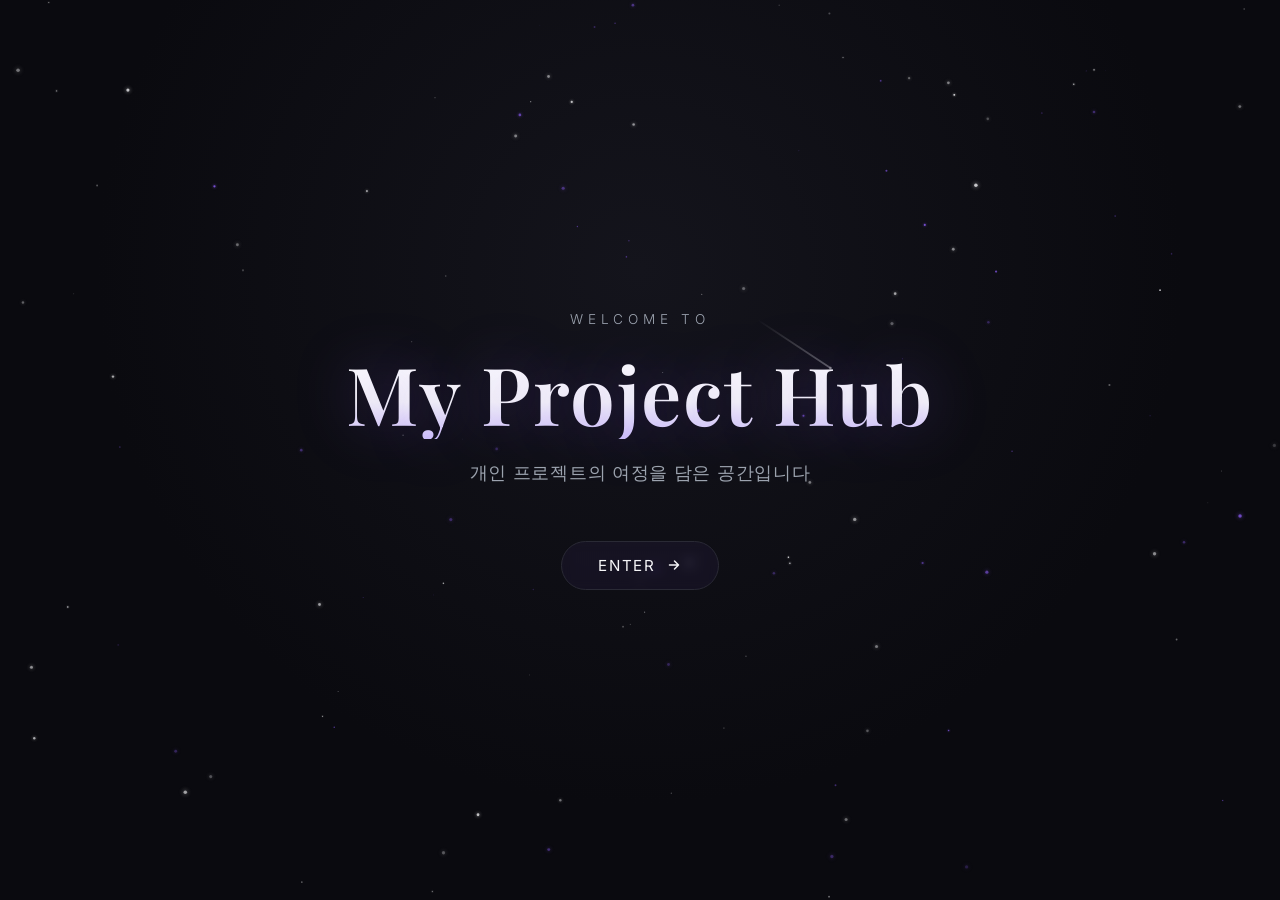
<file: index.html>
<!DOCTYPE html>
<html lang="ko">
<head>
<meta charset="UTF-8" />
<meta name="viewport" content="width=device-width, initial-scale=1.0" />
<title>My Project Hub</title>
<link rel="stylesheet" href="styles.css" />
<link rel="preconnect" href="https://fonts.googleapis.com" />
<link rel="preconnect" href="https://fonts.gstatic.com" crossorigin />
<link href="https://fonts.googleapis.com/css2?family=Playfair+Display:wght@500;600;700&family=Inter:wght@300;400;500&display=swap" rel="stylesheet" />
</head>
<body class="intro-page">
  <canvas id="particles"></canvas>

  <main class="intro">
    <p class="intro__eyebrow">Welcome to</p>
    <h1 class="intro__title">My Project Hub</h1>
    <p class="intro__subtitle">개인 프로젝트의 여정을 담은 공간입니다</p>
    <a href="projects.html" class="enter-btn">
      <span>Enter</span>
      <svg class="enter-btn__icon" width="16" height="16" viewBox="0 0 16 16" fill="none" xmlns="http://www.w3.org/2000/svg">
        <path d="M3.5 8H12.5M12.5 8L8.5 4M12.5 8L8.5 12" stroke="currentColor" stroke-width="1.5" stroke-linecap="round" stroke-linejoin="round"/>
      </svg>
    </a>
  </main>

  <script src="script.js"></script>
</body>
</html>
</file>
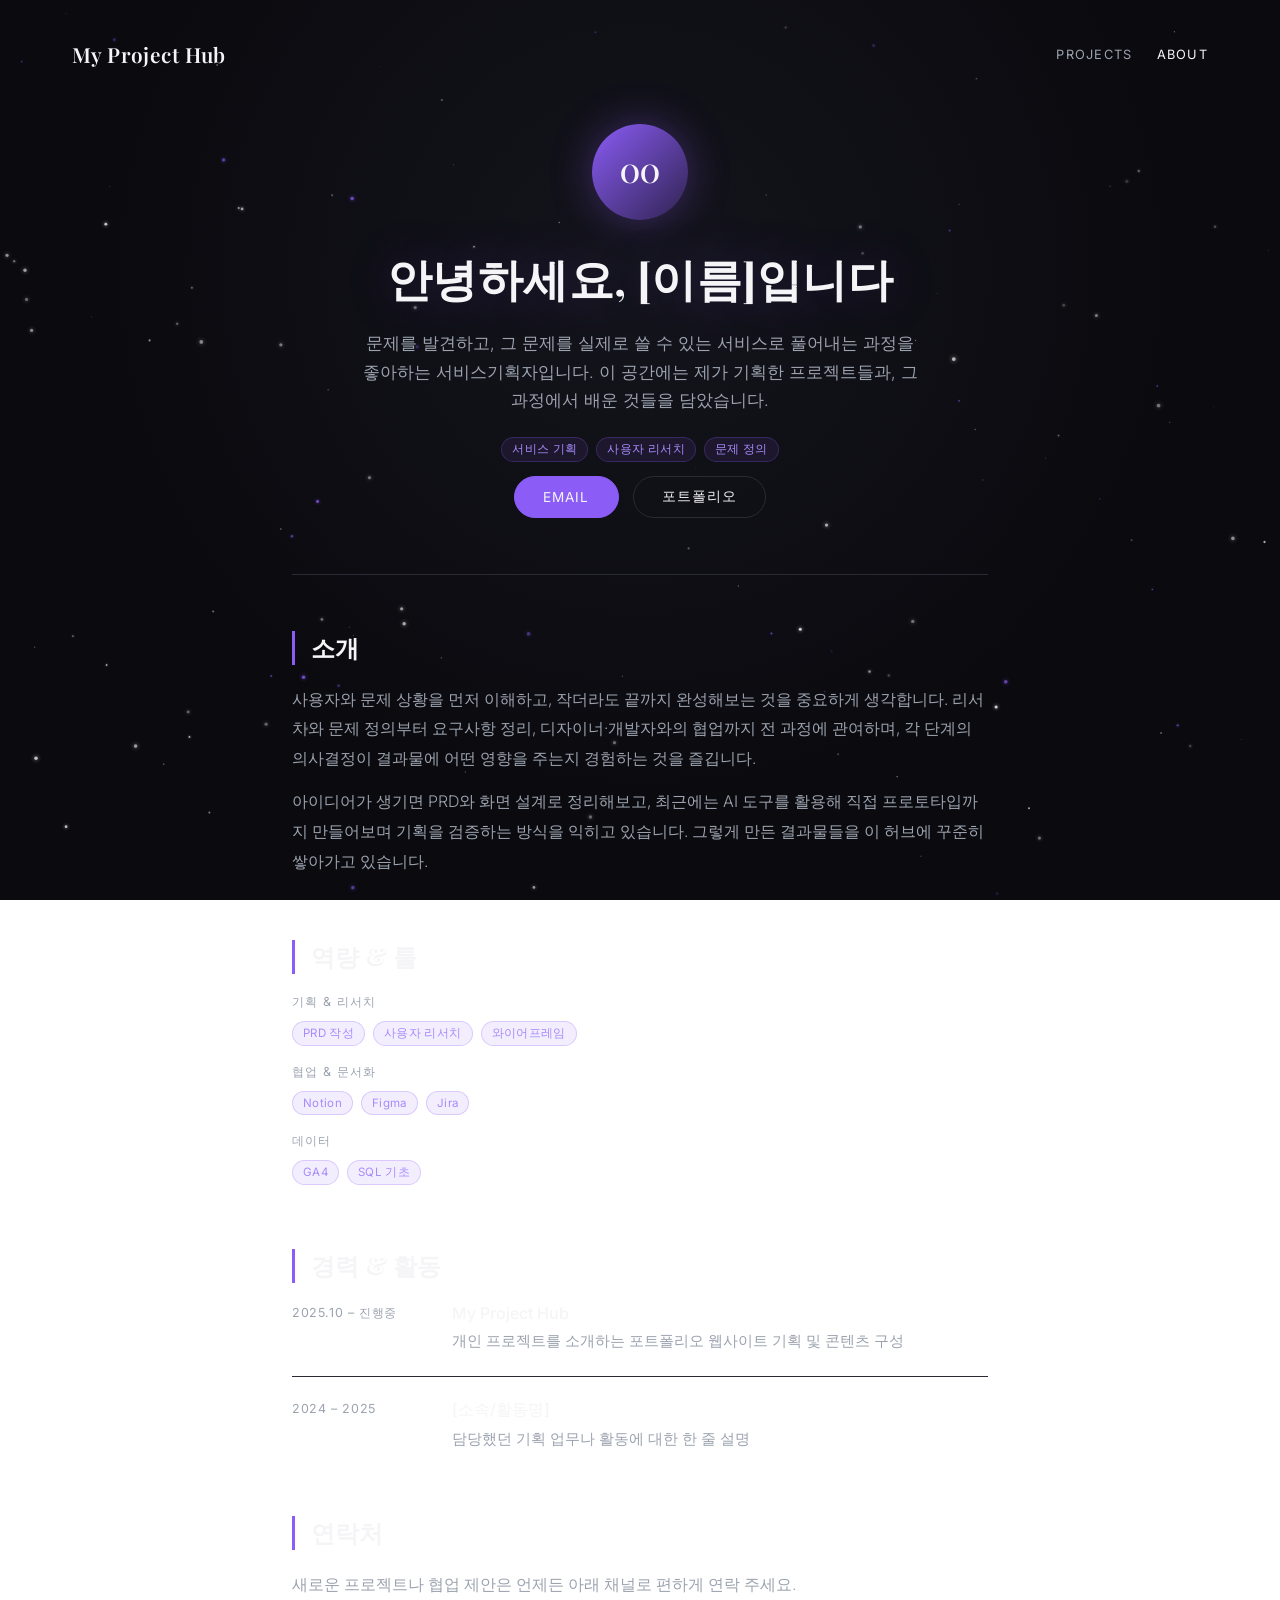
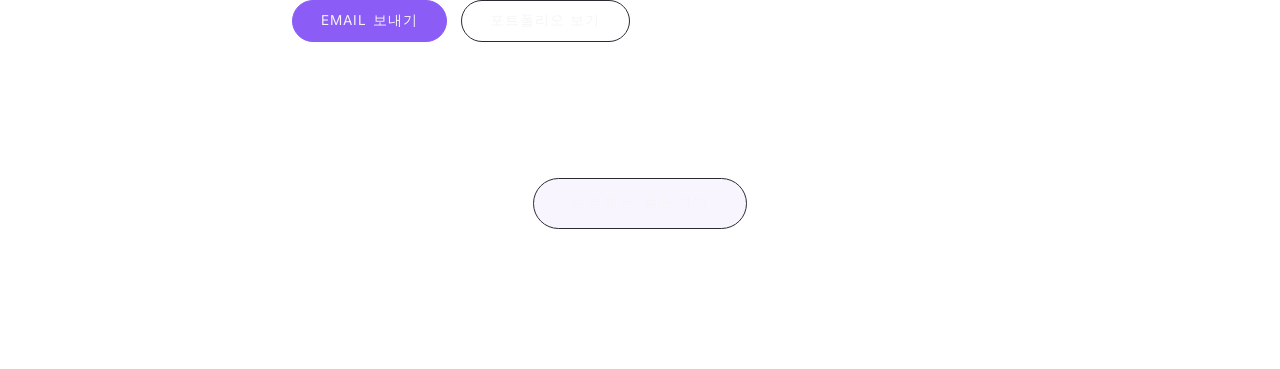
<file: about.html>
<!DOCTYPE html>
<html lang="ko">
<head>
<meta charset="UTF-8" />
<meta name="viewport" content="width=device-width, initial-scale=1.0" />
<title>About — My Project Hub</title>
<link rel="stylesheet" href="styles.css" />
<link rel="preconnect" href="https://fonts.googleapis.com" />
<link rel="preconnect" href="https://fonts.gstatic.com" crossorigin />
<link href="https://fonts.googleapis.com/css2?family=Playfair+Display:wght@500;600;700&family=Inter:wght@300;400;500&display=swap" rel="stylesheet" />
</head>
<body>
  <canvas id="particles"></canvas>

  <header class="site-header">
    <a href="index.html" class="site-header__logo">My Project Hub</a>
    <nav class="site-header__nav">
      <a href="projects.html" class="site-header__nav-link">Projects</a>
      <a href="about.html" class="site-header__nav-link site-header__nav-link--active">About</a>
    </nav>
  </header>

  <main class="about-page">
    <div class="about-hero">
      <div class="about-avatar">OO</div>
      <h1 class="about-hero__title">안녕하세요, [이름]입니다</h1>
      <p class="about-hero__desc">
        문제를 발견하고, 그 문제를 실제로 쓸 수 있는 서비스로 풀어내는 과정을 좋아하는
        서비스기획자입니다. 이 공간에는 제가 기획한 프로젝트들과, 그 과정에서 배운 것들을 담았습니다.
      </p>
      <div class="detail-hero__tags">
        <span class="tag">서비스 기획</span>
        <span class="tag">사용자 리서치</span>
        <span class="tag">문제 정의</span>
      </div>
      <div class="detail-hero__links">
        <a href="mailto:you@example.com" class="detail-link detail-link--primary">Email</a>
        <a href="#" class="detail-link">포트폴리오</a>
      </div>
    </div>

    <section class="detail-section">
      <h2 class="detail-section__title">소개</h2>
      <p class="detail-section__body">
        사용자와 문제 상황을 먼저 이해하고, 작더라도 끝까지 완성해보는 것을 중요하게
        생각합니다. 리서치와 문제 정의부터 요구사항 정리, 디자이너·개발자와의 협업까지
        전 과정에 관여하며, 각 단계의 의사결정이 결과물에 어떤 영향을 주는지 경험하는
        것을 즐깁니다.
      </p>
      <p class="detail-section__body">
        아이디어가 생기면 PRD와 화면 설계로 정리해보고, 최근에는 AI 도구를 활용해
        직접 프로토타입까지 만들어보며 기획을 검증하는 방식을 익히고 있습니다.
        그렇게 만든 결과물들을 이 허브에 꾸준히 쌓아가고 있습니다.
      </p>
    </section>

    <section class="detail-section">
      <h2 class="detail-section__title">역량 &amp; 툴</h2>
      <div class="stack-group">
        <div class="stack-group__label">기획 &amp; 리서치</div>
        <div class="stack-group__tags">
          <span class="tag">PRD 작성</span>
          <span class="tag">사용자 리서치</span>
          <span class="tag">와이어프레임</span>
        </div>
      </div>
      <div class="stack-group">
        <div class="stack-group__label">협업 &amp; 문서화</div>
        <div class="stack-group__tags">
          <span class="tag">Notion</span>
          <span class="tag">Figma</span>
          <span class="tag">Jira</span>
        </div>
      </div>
      <div class="stack-group">
        <div class="stack-group__label">데이터</div>
        <div class="stack-group__tags">
          <span class="tag">GA4</span>
          <span class="tag">SQL 기초</span>
        </div>
      </div>
    </section>

    <section class="detail-section">
      <h2 class="detail-section__title">경력 &amp; 활동</h2>
      <ul class="timeline">
        <li class="timeline__item">
          <span class="timeline__period">2025.10 – 진행중</span>
          <div class="timeline__body">
            <strong>My Project Hub</strong>
            <p>개인 프로젝트를 소개하는 포트폴리오 웹사이트 기획 및 콘텐츠 구성</p>
          </div>
        </li>
        <li class="timeline__item">
          <span class="timeline__period">2024 – 2025</span>
          <div class="timeline__body">
            <strong>[소속/활동명]</strong>
            <p>담당했던 기획 업무나 활동에 대한 한 줄 설명</p>
          </div>
        </li>
      </ul>
    </section>

    <section class="detail-section">
      <h2 class="detail-section__title">연락처</h2>
      <p class="detail-section__body">
        새로운 프로젝트나 협업 제안은 언제든 아래 채널로 편하게 연락 주세요.
      </p>
      <div class="detail-hero__links" style="justify-content:flex-start;">
        <a href="mailto:you@example.com" class="detail-link detail-link--primary">Email 보내기</a>
        <a href="#" class="detail-link">포트폴리오 보기</a>
      </div>
    </section>

    <div class="detail-footer-nav">
      <a href="projects.html" class="enter-btn" style="animation:none; opacity:1;">
        <span>프로젝트 보러가기</span>
      </a>
    </div>
  </main>

  <script src="script.js"></script>
</body>
</html>
</file>
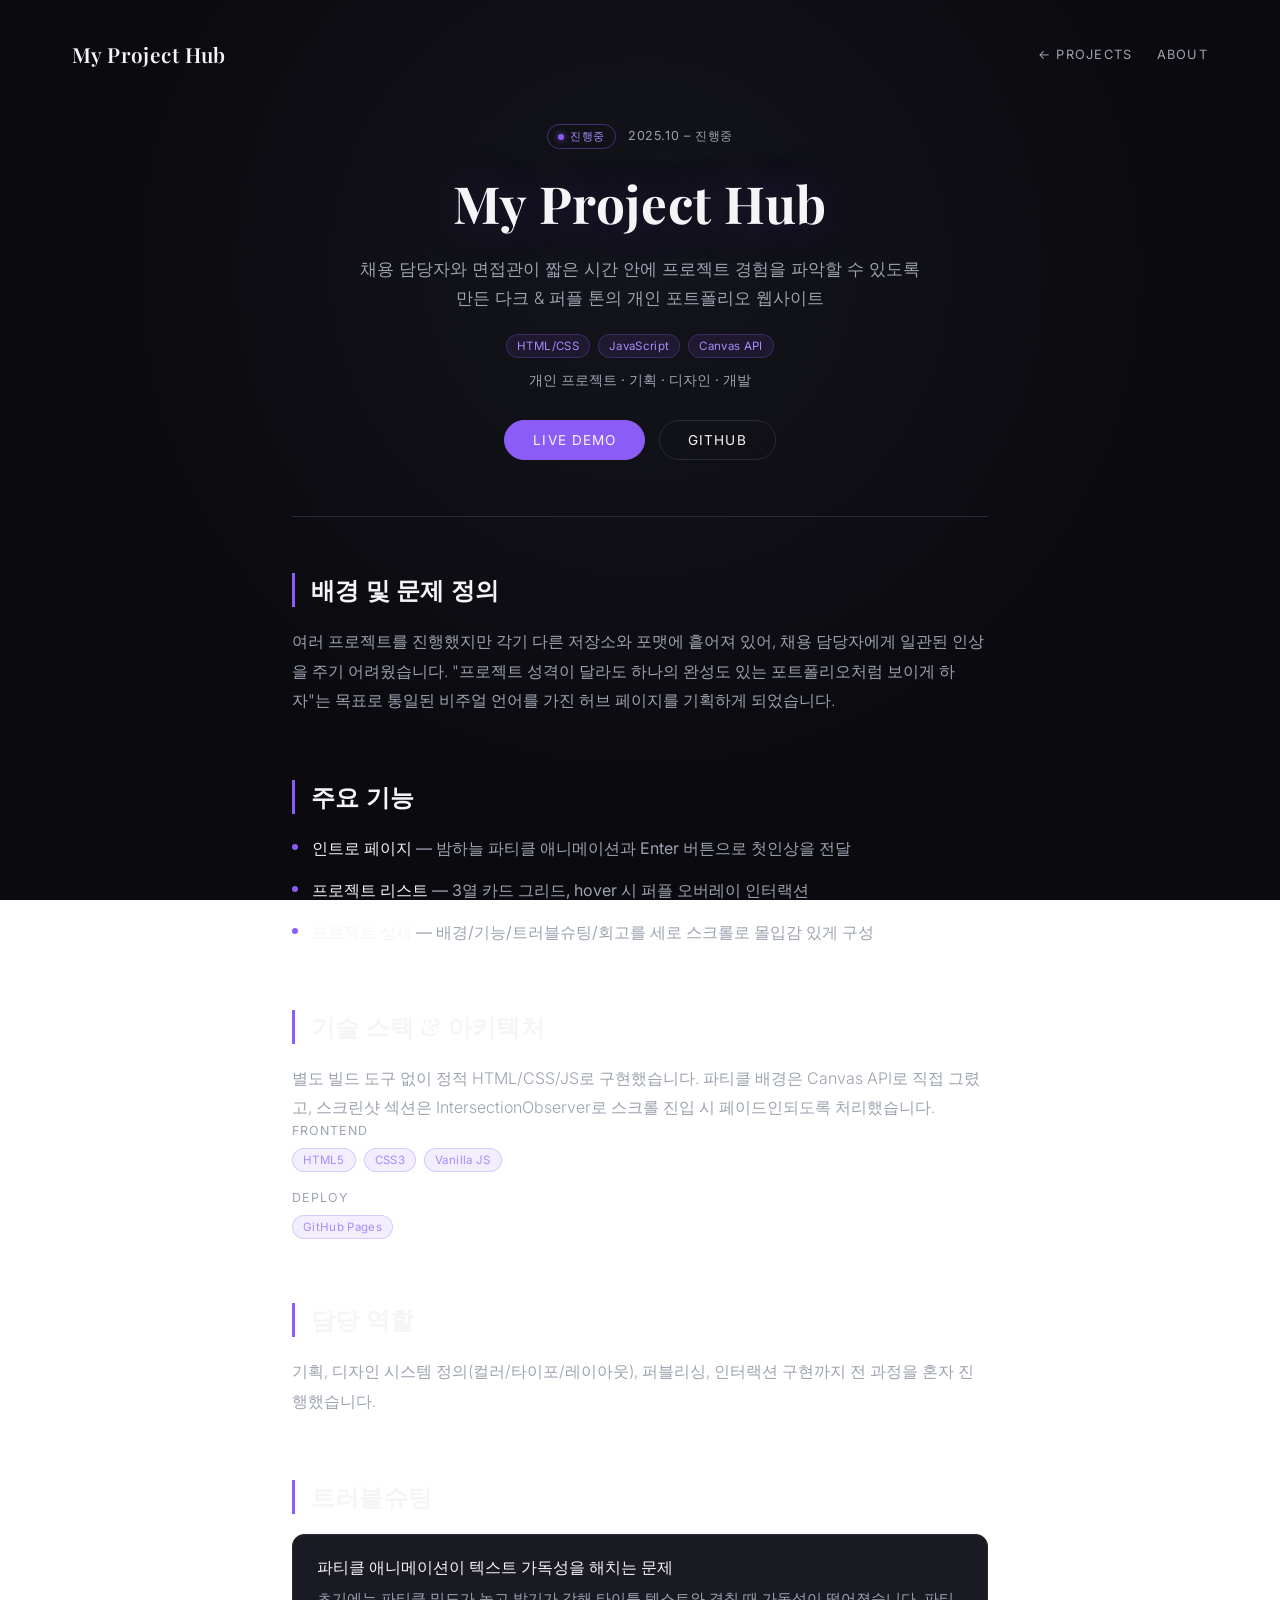
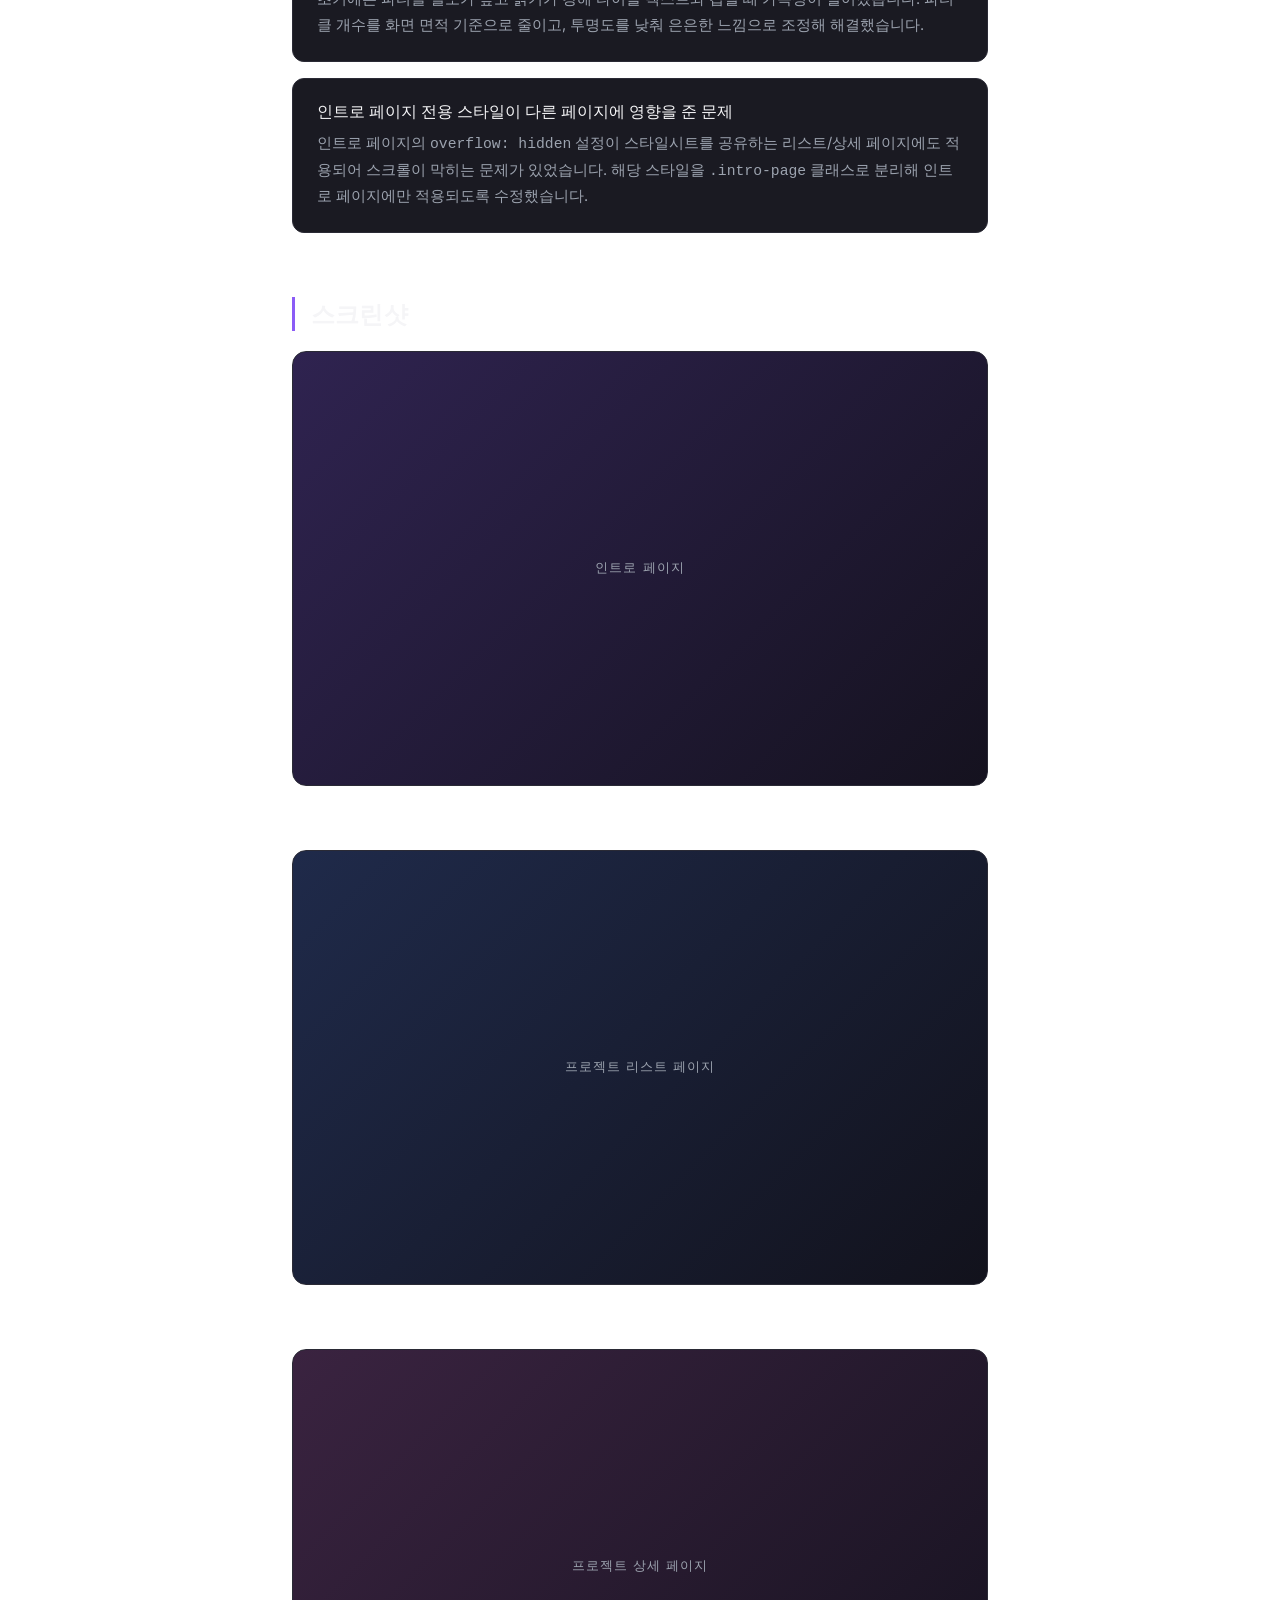
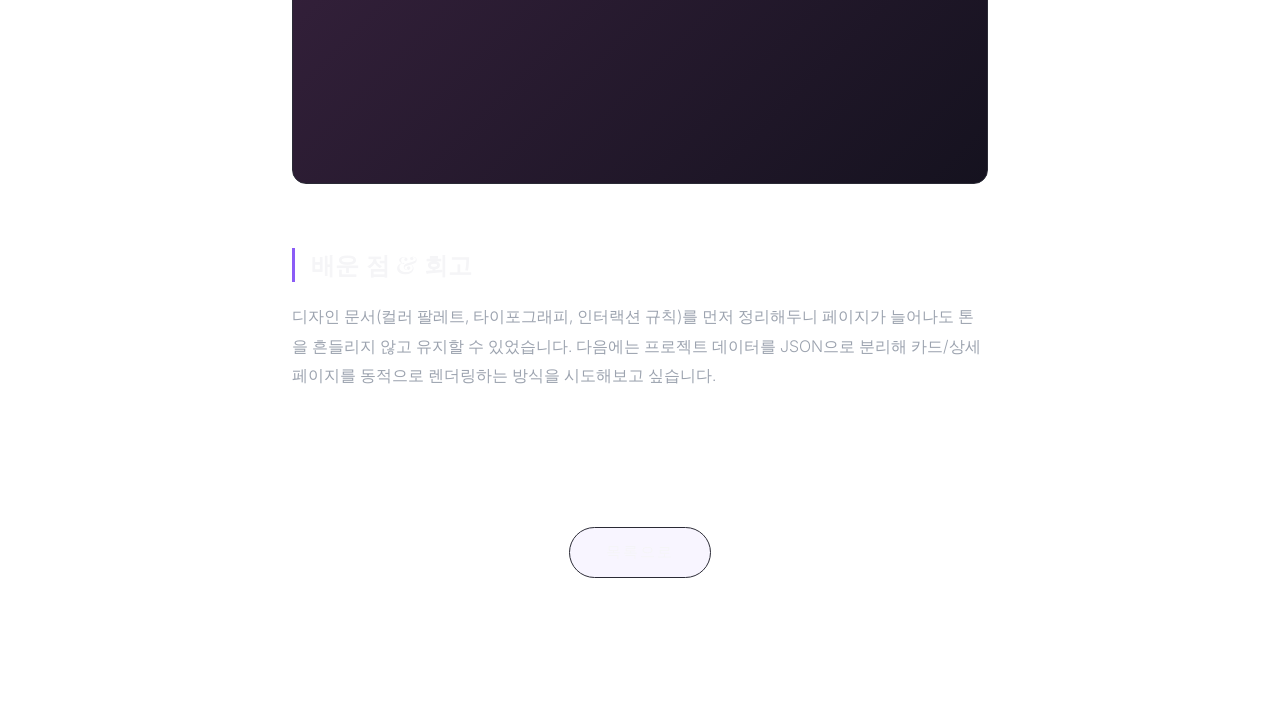
<file: project-detail.html>
<!DOCTYPE html>
<html lang="ko">
<head>
<meta charset="UTF-8" />
<meta name="viewport" content="width=device-width, initial-scale=1.0" />
<title>My Project Hub — Project Detail</title>
<link rel="stylesheet" href="styles.css" />
<link rel="preconnect" href="https://fonts.googleapis.com" />
<link rel="preconnect" href="https://fonts.gstatic.com" crossorigin />
<link href="https://fonts.googleapis.com/css2?family=Playfair+Display:wght@500;600;700&family=Inter:wght@300;400;500&display=swap" rel="stylesheet" />
</head>
<body>
  <header class="site-header">
    <a href="index.html" class="site-header__logo">My Project Hub</a>
    <nav class="site-header__nav">
      <a href="projects.html" class="site-header__nav-link">← Projects</a>
      <a href="about.html" class="site-header__nav-link">About</a>
    </nav>
  </header>

  <main class="detail-page">
    <div class="detail-hero">
      <div class="detail-hero__meta">
        <span class="status-badge status-badge--progress">진행중</span>
        <span class="detail-hero__period">2025.10 – 진행중</span>
      </div>
      <h1 class="detail-hero__title">My Project Hub</h1>
      <p class="detail-hero__desc">
        채용 담당자와 면접관이 짧은 시간 안에 프로젝트 경험을 파악할 수 있도록 만든
        다크 &amp; 퍼플 톤의 개인 포트폴리오 웹사이트
      </p>
      <div class="detail-hero__tags">
        <span class="tag">HTML/CSS</span>
        <span class="tag">JavaScript</span>
        <span class="tag">Canvas API</span>
      </div>
      <p class="detail-hero__role">개인 프로젝트 · 기획 · 디자인 · 개발</p>
      <div class="detail-hero__links">
        <a href="https://kkujunhi.vercel.app/" class="detail-link detail-link--primary" target="_blank" rel="noopener">Live Demo</a>
        <a href="https://github.com/exploreksy/project-hub" class="detail-link" target="_blank" rel="noopener">GitHub</a>
      </div>
    </div>

    <section class="detail-section">
      <h2 class="detail-section__title">배경 및 문제 정의</h2>
      <p class="detail-section__body">
        여러 프로젝트를 진행했지만 각기 다른 저장소와 포맷에 흩어져 있어, 채용 담당자에게
        일관된 인상을 주기 어려웠습니다. "프로젝트 성격이 달라도 하나의 완성도 있는
        포트폴리오처럼 보이게 하자"는 목표로 통일된 비주얼 언어를 가진 허브 페이지를
        기획하게 되었습니다.
      </p>
    </section>

    <section class="detail-section">
      <h2 class="detail-section__title">주요 기능</h2>
      <ul class="feature-list">
        <li><strong>인트로 페이지</strong> — 밤하늘 파티클 애니메이션과 Enter 버튼으로 첫인상을 전달</li>
        <li><strong>프로젝트 리스트</strong> — 3열 카드 그리드, hover 시 퍼플 오버레이 인터랙션</li>
        <li><strong>프로젝트 상세</strong> — 배경/기능/트러블슈팅/회고를 세로 스크롤로 몰입감 있게 구성</li>
      </ul>
    </section>

    <section class="detail-section">
      <h2 class="detail-section__title">기술 스택 &amp; 아키텍처</h2>
      <p class="detail-section__body">
        별도 빌드 도구 없이 정적 HTML/CSS/JS로 구현했습니다. 파티클 배경은 Canvas API로
        직접 그렸고, 스크린샷 섹션은 IntersectionObserver로 스크롤 진입 시 페이드인되도록
        처리했습니다.
      </p>
      <div class="stack-group">
        <div class="stack-group__label">Frontend</div>
        <div class="stack-group__tags">
          <span class="tag">HTML5</span>
          <span class="tag">CSS3</span>
          <span class="tag">Vanilla JS</span>
        </div>
      </div>
      <div class="stack-group">
        <div class="stack-group__label">Deploy</div>
        <div class="stack-group__tags">
          <span class="tag">GitHub Pages</span>
        </div>
      </div>
    </section>

    <section class="detail-section">
      <h2 class="detail-section__title">담당 역할</h2>
      <p class="detail-section__body">
        기획, 디자인 시스템 정의(컬러/타이포/레이아웃), 퍼블리싱, 인터랙션 구현까지
        전 과정을 혼자 진행했습니다.
      </p>
    </section>

    <section class="detail-section">
      <h2 class="detail-section__title">트러블슈팅</h2>
      <div class="trouble-item">
        <div class="trouble-item__title">파티클 애니메이션이 텍스트 가독성을 해치는 문제</div>
        <div class="trouble-item__body">
          초기에는 파티클 밀도가 높고 밝기가 강해 타이틀 텍스트와 겹칠 때 가독성이
          떨어졌습니다. 파티클 개수를 화면 면적 기준으로 줄이고, 투명도를 낮춰 은은한
          느낌으로 조정해 해결했습니다.
        </div>
      </div>
      <div class="trouble-item">
        <div class="trouble-item__title">인트로 페이지 전용 스타일이 다른 페이지에 영향을 준 문제</div>
        <div class="trouble-item__body">
          인트로 페이지의 <code>overflow: hidden</code> 설정이 스타일시트를 공유하는
          리스트/상세 페이지에도 적용되어 스크롤이 막히는 문제가 있었습니다.
          해당 스타일을 <code>.intro-page</code> 클래스로 분리해 인트로 페이지에만
          적용되도록 수정했습니다.
        </div>
      </div>
    </section>

    <section class="detail-section detail-section--screenshots">
      <h2 class="detail-section__title">스크린샷</h2>
      <div class="screenshot-list">
        <div class="screenshot reveal" style="--thumb-a:#2f2350; --thumb-b:#15121f;">인트로 페이지</div>
        <div class="screenshot reveal" style="--thumb-a:#1f2a4a; --thumb-b:#12121c;">프로젝트 리스트 페이지</div>
        <div class="screenshot reveal" style="--thumb-a:#3a2340; --thumb-b:#15121f;">프로젝트 상세 페이지</div>
      </div>
    </section>

    <section class="detail-section">
      <h2 class="detail-section__title">배운 점 &amp; 회고</h2>
      <p class="detail-section__body">
        디자인 문서(컬러 팔레트, 타이포그래피, 인터랙션 규칙)를 먼저 정리해두니
        페이지가 늘어나도 톤을 흔들리지 않고 유지할 수 있었습니다. 다음에는
        프로젝트 데이터를 JSON으로 분리해 카드/상세 페이지를 동적으로 렌더링하는
        방식을 시도해보고 싶습니다.
      </p>
    </section>

    <div class="detail-footer-nav">
      <a href="projects.html" class="enter-btn" style="animation:none; opacity:1;">
        <span>목록으로</span>
      </a>
    </div>
  </main>

  <script src="detail.js"></script>
</body>
</html>
</file>
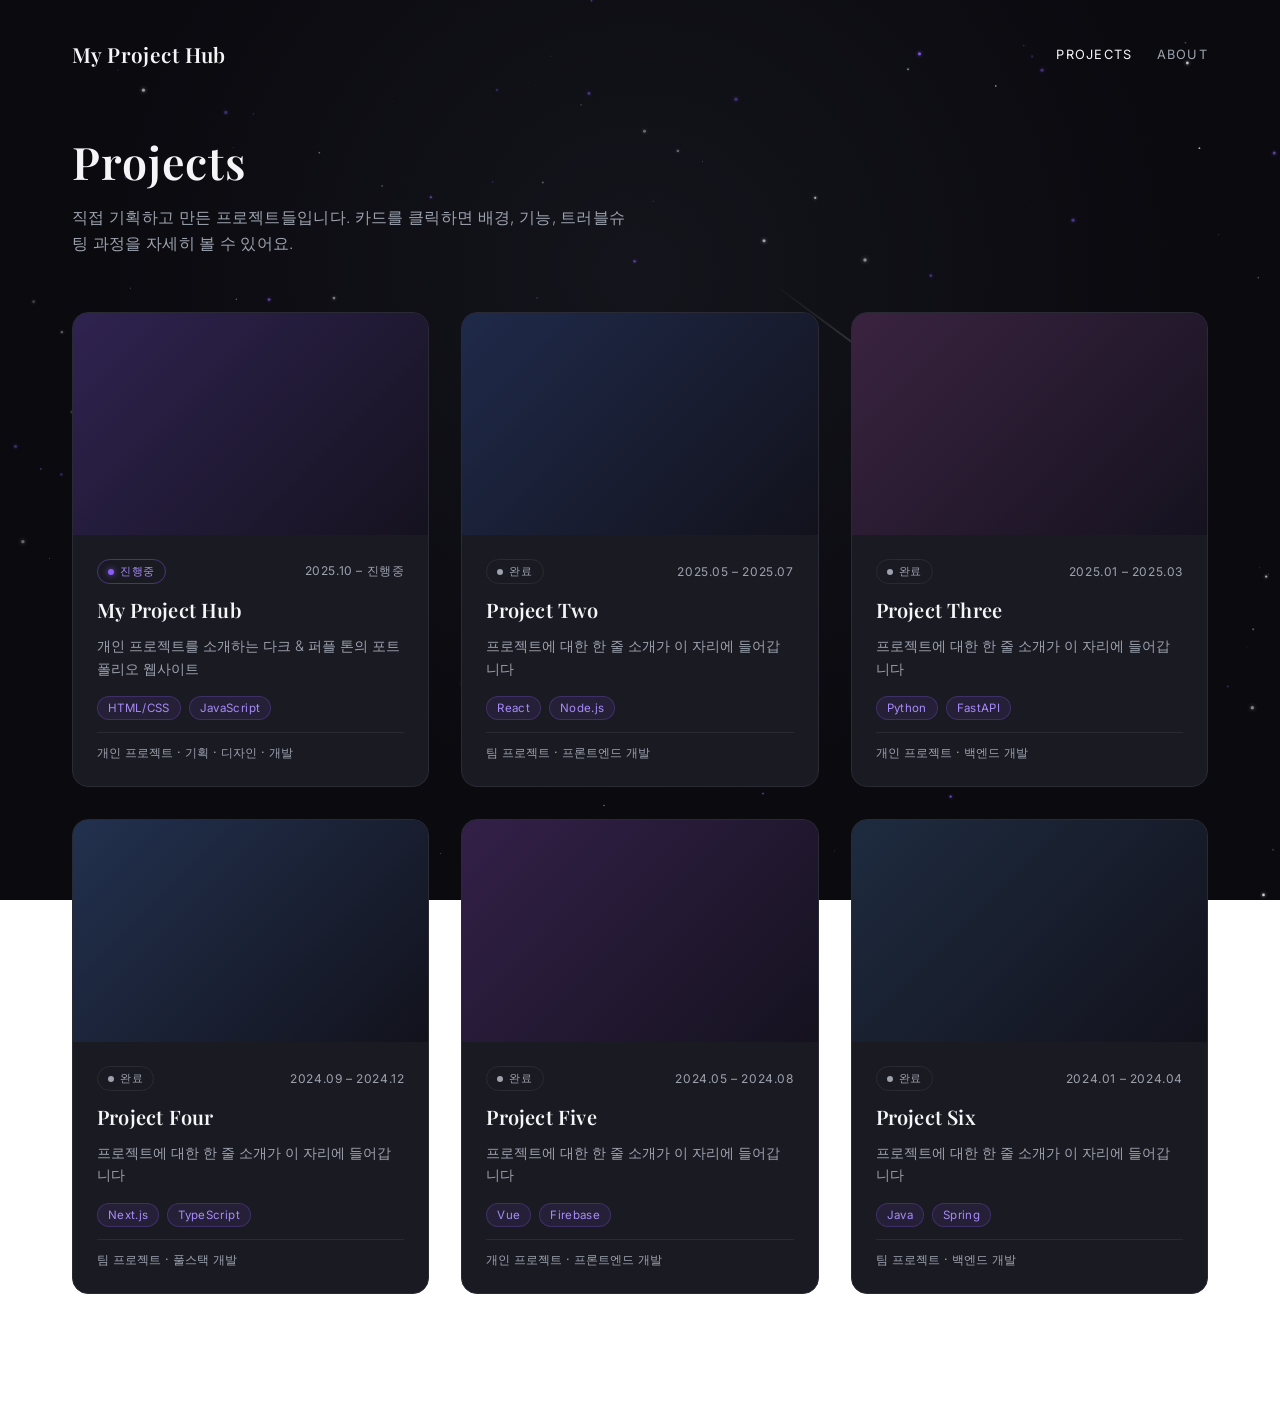
<file: projects.html>
<!DOCTYPE html>
<html lang="ko">
<head>
<meta charset="UTF-8" />
<meta name="viewport" content="width=device-width, initial-scale=1.0" />
<title>Projects — My Project Hub</title>
<link rel="stylesheet" href="styles.css" />
<link rel="preconnect" href="https://fonts.googleapis.com" />
<link rel="preconnect" href="https://fonts.gstatic.com" crossorigin />
<link href="https://fonts.googleapis.com/css2?family=Playfair+Display:wght@500;600;700&family=Inter:wght@300;400;500&display=swap" rel="stylesheet" />
</head>
<body>
  <canvas id="particles"></canvas>

  <header class="site-header">
    <a href="index.html" class="site-header__logo">My Project Hub</a>
    <nav class="site-header__nav">
      <a href="projects.html" class="site-header__nav-link site-header__nav-link--active">Projects</a>
      <a href="about.html" class="site-header__nav-link">About</a>
    </nav>
  </header>

  <main class="projects-page">
    <h1 class="projects-page__heading">Projects</h1>
    <p class="projects-page__subheading">
      직접 기획하고 만든 프로젝트들입니다. 카드를 클릭하면 배경, 기능, 트러블슈팅 과정을 자세히 볼 수 있어요.
    </p>

    <div class="project-grid">
      <a href="project-detail.html?id=1" class="project-card">
        <div class="project-card__thumb" style="--thumb-a:#2f2350; --thumb-b:#15121f;">
          <div class="project-card__overlay"></div>
        </div>
        <div class="project-card__body">
          <div class="project-card__meta-top">
            <span class="status-badge status-badge--progress">진행중</span>
            <span class="project-card__period">2025.10 – 진행중</span>
          </div>
          <h3 class="project-card__title">My Project Hub</h3>
          <p class="project-card__desc">개인 프로젝트를 소개하는 다크 & 퍼플 톤의 포트폴리오 웹사이트</p>
          <div class="project-card__tags">
            <span class="tag">HTML/CSS</span>
            <span class="tag">JavaScript</span>
          </div>
          <p class="project-card__role">개인 프로젝트 · 기획 · 디자인 · 개발</p>
        </div>
      </a>

      <a href="project-detail.html?id=2" class="project-card">
        <div class="project-card__thumb" style="--thumb-a:#1f2a4a; --thumb-b:#12121c;">
          <div class="project-card__overlay"></div>
        </div>
        <div class="project-card__body">
          <div class="project-card__meta-top">
            <span class="status-badge">완료</span>
            <span class="project-card__period">2025.05 – 2025.07</span>
          </div>
          <h3 class="project-card__title">Project Two</h3>
          <p class="project-card__desc">프로젝트에 대한 한 줄 소개가 이 자리에 들어갑니다</p>
          <div class="project-card__tags">
            <span class="tag">React</span>
            <span class="tag">Node.js</span>
          </div>
          <p class="project-card__role">팀 프로젝트 · 프론트엔드 개발</p>
        </div>
      </a>

      <a href="project-detail.html?id=3" class="project-card">
        <div class="project-card__thumb" style="--thumb-a:#3a2340; --thumb-b:#15121f;">
          <div class="project-card__overlay"></div>
        </div>
        <div class="project-card__body">
          <div class="project-card__meta-top">
            <span class="status-badge">완료</span>
            <span class="project-card__period">2025.01 – 2025.03</span>
          </div>
          <h3 class="project-card__title">Project Three</h3>
          <p class="project-card__desc">프로젝트에 대한 한 줄 소개가 이 자리에 들어갑니다</p>
          <div class="project-card__tags">
            <span class="tag">Python</span>
            <span class="tag">FastAPI</span>
          </div>
          <p class="project-card__role">개인 프로젝트 · 백엔드 개발</p>
        </div>
      </a>

      <a href="project-detail.html?id=4" class="project-card">
        <div class="project-card__thumb" style="--thumb-a:#22314f; --thumb-b:#12121c;">
          <div class="project-card__overlay"></div>
        </div>
        <div class="project-card__body">
          <div class="project-card__meta-top">
            <span class="status-badge">완료</span>
            <span class="project-card__period">2024.09 – 2024.12</span>
          </div>
          <h3 class="project-card__title">Project Four</h3>
          <p class="project-card__desc">프로젝트에 대한 한 줄 소개가 이 자리에 들어갑니다</p>
          <div class="project-card__tags">
            <span class="tag">Next.js</span>
            <span class="tag">TypeScript</span>
          </div>
          <p class="project-card__role">팀 프로젝트 · 풀스택 개발</p>
        </div>
      </a>

      <a href="project-detail.html?id=5" class="project-card">
        <div class="project-card__thumb" style="--thumb-a:#332048; --thumb-b:#15121f;">
          <div class="project-card__overlay"></div>
        </div>
        <div class="project-card__body">
          <div class="project-card__meta-top">
            <span class="status-badge">완료</span>
            <span class="project-card__period">2024.05 – 2024.08</span>
          </div>
          <h3 class="project-card__title">Project Five</h3>
          <p class="project-card__desc">프로젝트에 대한 한 줄 소개가 이 자리에 들어갑니다</p>
          <div class="project-card__tags">
            <span class="tag">Vue</span>
            <span class="tag">Firebase</span>
          </div>
          <p class="project-card__role">개인 프로젝트 · 프론트엔드 개발</p>
        </div>
      </a>

      <a href="project-detail.html?id=6" class="project-card">
        <div class="project-card__thumb" style="--thumb-a:#1e2b3f; --thumb-b:#12121c;">
          <div class="project-card__overlay"></div>
        </div>
        <div class="project-card__body">
          <div class="project-card__meta-top">
            <span class="status-badge">완료</span>
            <span class="project-card__period">2024.01 – 2024.04</span>
          </div>
          <h3 class="project-card__title">Project Six</h3>
          <p class="project-card__desc">프로젝트에 대한 한 줄 소개가 이 자리에 들어갑니다</p>
          <div class="project-card__tags">
            <span class="tag">Java</span>
            <span class="tag">Spring</span>
          </div>
          <p class="project-card__role">팀 프로젝트 · 백엔드 개발</p>
        </div>
      </a>
    </div>
  </main>

  <script src="script.js"></script>
</body>
</html>
</file>
<file: styles.css>
:root {
  --bg-primary: #0a0a0f;
  --bg-secondary: #1a1a22;
  --accent-primary: #8b5cf6;
  --accent-secondary: #a78bfa;
  --text-primary: #f5f5f7;
  --text-secondary: #9ca3af;
  --border: #2a2a35;

  --font-serif: "Playfair Display", "Noto Serif KR", serif;
  --font-sans: "Inter", "Pretendard", -apple-system, sans-serif;
}

* {
  margin: 0;
  padding: 0;
  box-sizing: border-box;
}

html, body {
  min-height: 100%;
}

body {
  background: radial-gradient(ellipse at 50% 30%, #14141c 0%, var(--bg-primary) 60%) fixed;
  color: var(--text-primary);
  font-family: var(--font-sans);
  position: relative;
}

body.intro-page {
  height: 100%;
  overflow: hidden;
}

#particles {
  position: fixed;
  inset: 0;
  z-index: 0;
  display: block;
}

.intro {
  position: relative;
  z-index: 1;
  height: 100vh;
  display: flex;
  flex-direction: column;
  align-items: center;
  justify-content: center;
  text-align: center;
  padding: 24px;
}

.intro__eyebrow {
  font-family: var(--font-sans);
  font-weight: 300;
  font-size: 0.85rem;
  letter-spacing: 0.35em;
  text-transform: uppercase;
  color: var(--text-secondary);
  margin-bottom: 20px;
  opacity: 0;
  animation: fade-up 0.9s ease forwards 0.1s;
}

.intro__title {
  font-family: var(--font-serif);
  font-weight: 600;
  font-size: clamp(2.6rem, 7vw, 5rem);
  letter-spacing: 0.02em;
  line-height: 1.15;
  background: linear-gradient(180deg, #ffffff 0%, var(--text-primary) 60%, var(--accent-secondary) 140%);
  -webkit-background-clip: text;
  background-clip: text;
  color: transparent;
  text-shadow: 0 0 60px rgba(139, 92, 246, 0.35);
  opacity: 0;
  animation: fade-up 1s ease forwards 0.3s;
}

.intro__subtitle {
  margin-top: 22px;
  font-family: var(--font-sans);
  font-weight: 300;
  font-size: clamp(0.95rem, 1.6vw, 1.1rem);
  letter-spacing: 0.04em;
  color: var(--text-secondary);
  opacity: 0;
  animation: fade-up 1s ease forwards 0.55s;
}

.enter-btn {
  margin-top: 56px;
  display: inline-flex;
  align-items: center;
  gap: 10px;
  padding: 14px 36px;
  border: 1px solid var(--border);
  border-radius: 999px;
  color: var(--text-primary);
  font-family: var(--font-sans);
  font-size: 0.95rem;
  letter-spacing: 0.12em;
  text-transform: uppercase;
  text-decoration: none;
  background: rgba(139, 92, 246, 0.06);
  backdrop-filter: blur(6px);
  transition: background 0.3s ease, border-color 0.3s ease, box-shadow 0.3s ease, transform 0.3s ease;
  opacity: 0;
  animation: fade-up 1s ease forwards 0.8s;
}

.enter-btn__icon {
  transition: transform 0.3s ease;
}

.enter-btn:hover {
  border-color: var(--accent-primary);
  background: rgba(139, 92, 246, 0.16);
  box-shadow: 0 0 32px rgba(139, 92, 246, 0.35);
  transform: translateY(-2px);
}

.enter-btn:hover .enter-btn__icon {
  transform: translateX(4px);
}

.enter-btn:active {
  transform: translateY(0);
}

@keyframes fade-up {
  from {
    opacity: 0;
    transform: translateY(14px);
  }
  to {
    opacity: 1;
    transform: translateY(0);
  }
}

@media (max-width: 480px) {
  .intro__eyebrow {
    letter-spacing: 0.25em;
  }
  .enter-btn {
    padding: 12px 28px;
    font-size: 0.85rem;
  }
}

/* =========================================
   Projects List Page
   ========================================= */

.site-header {
  position: relative;
  z-index: 1;
  display: flex;
  align-items: center;
  justify-content: space-between;
  max-width: 1200px;
  margin: 0 auto;
  padding: 40px 32px 0;
}

.site-header__logo {
  font-family: var(--font-serif);
  font-size: 1.3rem;
  font-weight: 600;
  letter-spacing: 0.02em;
  color: var(--text-primary);
  text-decoration: none;
}

.site-header__logo:hover {
  color: var(--accent-secondary);
}

.site-header__nav-hint {
  font-family: var(--font-sans);
  font-size: 0.8rem;
  letter-spacing: 0.1em;
  text-transform: uppercase;
  color: var(--text-secondary);
}

.site-header__nav {
  display: flex;
  align-items: center;
  gap: 24px;
}

.site-header__nav-link {
  font-family: var(--font-sans);
  font-size: 0.8rem;
  letter-spacing: 0.1em;
  text-transform: uppercase;
  color: var(--text-secondary);
  text-decoration: none;
  transition: color 0.2s ease;
}

.site-header__nav-link:hover {
  color: var(--accent-secondary);
}

.site-header__nav-link--active {
  color: var(--text-primary);
}

.projects-page {
  position: relative;
  z-index: 1;
  max-width: 1200px;
  margin: 0 auto;
  padding: 64px 32px 120px;
}

.projects-page__heading {
  font-family: var(--font-serif);
  font-weight: 600;
  font-size: clamp(2rem, 4vw, 2.8rem);
  letter-spacing: 0.02em;
  margin-bottom: 14px;
}

.projects-page__subheading {
  font-family: var(--font-sans);
  font-weight: 300;
  font-size: 1rem;
  color: var(--text-secondary);
  letter-spacing: 0.02em;
  margin-bottom: 56px;
  max-width: 560px;
  line-height: 1.6;
}

.project-grid {
  display: grid;
  grid-template-columns: repeat(3, 1fr);
  gap: 32px;
}

.project-card {
  position: relative;
  display: flex;
  flex-direction: column;
  background: var(--bg-secondary);
  border: 1px solid var(--border);
  border-radius: 16px;
  overflow: hidden;
  text-decoration: none;
  color: inherit;
  transition: transform 0.3s ease, border-color 0.3s ease, box-shadow 0.3s ease;
}

.project-card:hover {
  transform: translateY(-4px);
  border-color: rgba(139, 92, 246, 0.45);
  box-shadow: 0 16px 40px rgba(139, 92, 246, 0.16);
}

.project-card__thumb {
  position: relative;
  aspect-ratio: 16 / 10;
  background: linear-gradient(135deg, var(--thumb-a, #2a2140), var(--thumb-b, #14141c));
}

.project-card__overlay {
  position: absolute;
  inset: 0;
  background: linear-gradient(160deg, rgba(139, 92, 246, 0.35), rgba(139, 92, 246, 0) 60%);
  opacity: 0;
  transition: opacity 0.25s ease;
}

.project-card:hover .project-card__overlay {
  opacity: 1;
}

.project-card__body {
  padding: 24px;
  display: flex;
  flex-direction: column;
  gap: 12px;
  flex: 1;
}

.project-card__meta-top {
  display: flex;
  align-items: center;
  justify-content: space-between;
  font-size: 0.75rem;
  letter-spacing: 0.05em;
}

.status-badge {
  display: inline-flex;
  align-items: center;
  gap: 6px;
  padding: 4px 10px;
  border-radius: 999px;
  font-size: 0.7rem;
  letter-spacing: 0.06em;
  text-transform: uppercase;
  border: 1px solid var(--border);
  color: var(--text-secondary);
}

.status-badge::before {
  content: "";
  width: 6px;
  height: 6px;
  border-radius: 50%;
  background: var(--text-secondary);
}

.status-badge--progress {
  color: var(--accent-secondary);
  border-color: rgba(139, 92, 246, 0.4);
}

.status-badge--progress::before {
  background: var(--accent-primary);
  box-shadow: 0 0 6px rgba(139, 92, 246, 0.8);
}

.project-card__period {
  color: var(--text-secondary);
}

.project-card__title {
  font-family: var(--font-serif);
  font-weight: 600;
  font-size: 1.25rem;
  letter-spacing: 0.01em;
}

.project-card__desc {
  font-family: var(--font-sans);
  font-weight: 300;
  font-size: 0.9rem;
  line-height: 1.55;
  color: var(--text-secondary);
}

.project-card__tags {
  display: flex;
  flex-wrap: wrap;
  gap: 8px;
  margin-top: 4px;
}

.tag {
  font-size: 0.72rem;
  letter-spacing: 0.03em;
  padding: 4px 10px;
  border-radius: 999px;
  background: rgba(139, 92, 246, 0.1);
  border: 1px solid rgba(139, 92, 246, 0.25);
  color: var(--accent-secondary);
}

.project-card__role {
  margin-top: auto;
  padding-top: 12px;
  font-size: 0.78rem;
  color: var(--text-secondary);
  border-top: 1px solid var(--border);
}

@media (max-width: 900px) {
  .project-grid {
    grid-template-columns: repeat(2, 1fr);
  }
}

@media (max-width: 600px) {
  .project-grid {
    grid-template-columns: 1fr;
  }

  .site-header {
    padding: 28px 20px 0;
  }

  .projects-page {
    padding: 40px 20px 80px;
  }
}

/* =========================================
   Project Detail Page
   ========================================= */

.site-header__back {
  font-family: var(--font-sans);
  font-size: 0.8rem;
  letter-spacing: 0.05em;
  color: var(--text-secondary);
  text-decoration: none;
  transition: color 0.2s ease;
}

.site-header__back:hover {
  color: var(--accent-secondary);
}

.detail-page {
  position: relative;
  z-index: 1;
  max-width: 760px;
  margin: 0 auto;
  padding: 56px 32px 140px;
}

.detail-hero {
  text-align: center;
  padding-bottom: 56px;
  margin-bottom: 56px;
  border-bottom: 1px solid var(--border);
}

.detail-hero__meta {
  display: flex;
  align-items: center;
  justify-content: center;
  gap: 12px;
  font-size: 0.78rem;
  margin-bottom: 20px;
}

.detail-hero__period {
  color: var(--text-secondary);
  letter-spacing: 0.05em;
}

.detail-hero__title {
  font-family: var(--font-serif);
  font-weight: 700;
  font-size: clamp(2.2rem, 5vw, 3.2rem);
  letter-spacing: 0.01em;
  text-shadow: 0 0 50px rgba(139, 92, 246, 0.25);
  margin-bottom: 18px;
}

.detail-hero__desc {
  font-family: var(--font-sans);
  font-weight: 300;
  font-size: 1.05rem;
  color: var(--text-secondary);
  line-height: 1.7;
  max-width: 560px;
  margin: 0 auto 22px;
}

.detail-hero__tags {
  display: flex;
  flex-wrap: wrap;
  justify-content: center;
  gap: 8px;
  margin-bottom: 14px;
}

.detail-hero__role {
  font-size: 0.85rem;
  color: var(--text-secondary);
  margin-bottom: 30px;
}

.detail-hero__links {
  display: flex;
  justify-content: center;
  gap: 14px;
}

.detail-link {
  display: inline-flex;
  align-items: center;
  padding: 11px 28px;
  border-radius: 999px;
  font-size: 0.85rem;
  letter-spacing: 0.08em;
  text-transform: uppercase;
  text-decoration: none;
  border: 1px solid var(--border);
  color: var(--text-primary);
  transition: border-color 0.25s ease, background 0.25s ease, box-shadow 0.25s ease, transform 0.25s ease;
}

.detail-link:hover {
  transform: translateY(-2px);
  border-color: var(--accent-primary);
}

.detail-link--primary {
  background: var(--accent-primary);
  border-color: var(--accent-primary);
}

.detail-link--primary:hover {
  background: var(--accent-secondary);
  border-color: var(--accent-secondary);
  box-shadow: 0 10px 30px rgba(139, 92, 246, 0.35);
}

.detail-section {
  margin-bottom: 64px;
}

.detail-section__title {
  font-family: var(--font-serif);
  font-weight: 600;
  font-size: 1.5rem;
  letter-spacing: 0.01em;
  margin-bottom: 20px;
  padding-left: 16px;
  border-left: 3px solid var(--accent-primary);
}

.detail-section__body {
  font-family: var(--font-sans);
  font-weight: 300;
  font-size: 1rem;
  line-height: 1.85;
  color: var(--text-secondary);
}

.detail-section__body + .detail-section__body {
  margin-top: 14px;
}

.feature-list {
  list-style: none;
  display: flex;
  flex-direction: column;
  gap: 14px;
}

.feature-list li {
  font-size: 1rem;
  line-height: 1.75;
  color: var(--text-secondary);
  padding-left: 20px;
  position: relative;
}

.feature-list li::before {
  content: "";
  position: absolute;
  left: 0;
  top: 0.65em;
  width: 6px;
  height: 6px;
  border-radius: 50%;
  background: var(--accent-primary);
}

.feature-list strong {
  color: var(--text-primary);
  font-weight: 500;
}

.stack-group {
  margin-bottom: 18px;
}

.stack-group__label {
  font-size: 0.78rem;
  letter-spacing: 0.08em;
  text-transform: uppercase;
  color: var(--text-secondary);
  margin-bottom: 10px;
}

.stack-group__tags {
  display: flex;
  flex-wrap: wrap;
  gap: 8px;
}

.trouble-item {
  background: var(--bg-secondary);
  border: 1px solid var(--border);
  border-radius: 12px;
  padding: 22px 24px;
  margin-bottom: 16px;
}

.trouble-item__title {
  font-family: var(--font-sans);
  font-weight: 500;
  font-size: 1rem;
  color: var(--text-primary);
  margin-bottom: 8px;
}

.trouble-item__body {
  font-size: 0.92rem;
  line-height: 1.75;
  color: var(--text-secondary);
}

.screenshot-list {
  display: flex;
  flex-direction: column;
  gap: 64px;
}

.screenshot {
  aspect-ratio: 16 / 10;
  border-radius: 14px;
  border: 1px solid var(--border);
  background: linear-gradient(135deg, var(--thumb-a, #241d38), var(--thumb-b, #14121e));
  display: flex;
  align-items: center;
  justify-content: center;
  font-family: var(--font-sans);
  font-size: 0.8rem;
  letter-spacing: 0.08em;
  text-transform: uppercase;
  color: var(--text-secondary);
}

.reveal {
  opacity: 0;
  transform: translateY(24px);
  transition: opacity 0.7s ease, transform 0.7s ease;
}

.reveal.is-visible {
  opacity: 1;
  transform: translateY(0);
}

.detail-footer-nav {
  text-align: center;
  margin-top: 80px;
}

@media (max-width: 600px) {
  .detail-page {
    padding: 40px 20px 100px;
  }

  .detail-hero {
    padding-bottom: 40px;
    margin-bottom: 40px;
  }

  .detail-hero__links {
    flex-direction: column;
    align-items: center;
  }
}

/* =========================================
   About Page
   ========================================= */

.about-page {
  position: relative;
  z-index: 1;
  max-width: 760px;
  margin: 0 auto;
  padding: 56px 32px 140px;
}

.about-hero {
  text-align: center;
  padding-bottom: 56px;
  margin-bottom: 56px;
  border-bottom: 1px solid var(--border);
}

.about-avatar {
  width: 96px;
  height: 96px;
  margin: 0 auto 28px;
  border-radius: 50%;
  display: flex;
  align-items: center;
  justify-content: center;
  background: linear-gradient(135deg, var(--accent-primary), #2f2350);
  font-family: var(--font-serif);
  font-weight: 600;
  font-size: 1.6rem;
  color: var(--text-primary);
  box-shadow: 0 0 40px rgba(139, 92, 246, 0.35);
}

.about-hero__title {
  font-family: var(--font-serif);
  font-weight: 700;
  font-size: clamp(2rem, 4.5vw, 2.8rem);
  letter-spacing: 0.01em;
  text-shadow: 0 0 50px rgba(139, 92, 246, 0.25);
  margin-bottom: 18px;
}

.about-hero__desc {
  font-family: var(--font-sans);
  font-weight: 300;
  font-size: 1.05rem;
  color: var(--text-secondary);
  line-height: 1.7;
  max-width: 560px;
  margin: 0 auto 22px;
}

.timeline {
  list-style: none;
  display: flex;
  flex-direction: column;
  gap: 22px;
}

.timeline__item {
  display: grid;
  grid-template-columns: 140px 1fr;
  gap: 20px;
  padding-bottom: 22px;
  border-bottom: 1px solid var(--border);
}

.timeline__item:last-child {
  border-bottom: none;
  padding-bottom: 0;
}

.timeline__period {
  font-size: 0.78rem;
  letter-spacing: 0.05em;
  color: var(--text-secondary);
  padding-top: 2px;
}

.timeline__body strong {
  display: block;
  font-family: var(--font-sans);
  font-weight: 500;
  font-size: 1rem;
  color: var(--text-primary);
  margin-bottom: 6px;
}

.timeline__body p {
  font-size: 0.92rem;
  line-height: 1.7;
  color: var(--text-secondary);
}

@media (max-width: 600px) {
  .about-page {
    padding: 40px 20px 100px;
  }

  .about-hero {
    padding-bottom: 40px;
    margin-bottom: 40px;
  }

  .timeline__item {
    grid-template-columns: 1fr;
    gap: 6px;
  }
}
</file>
